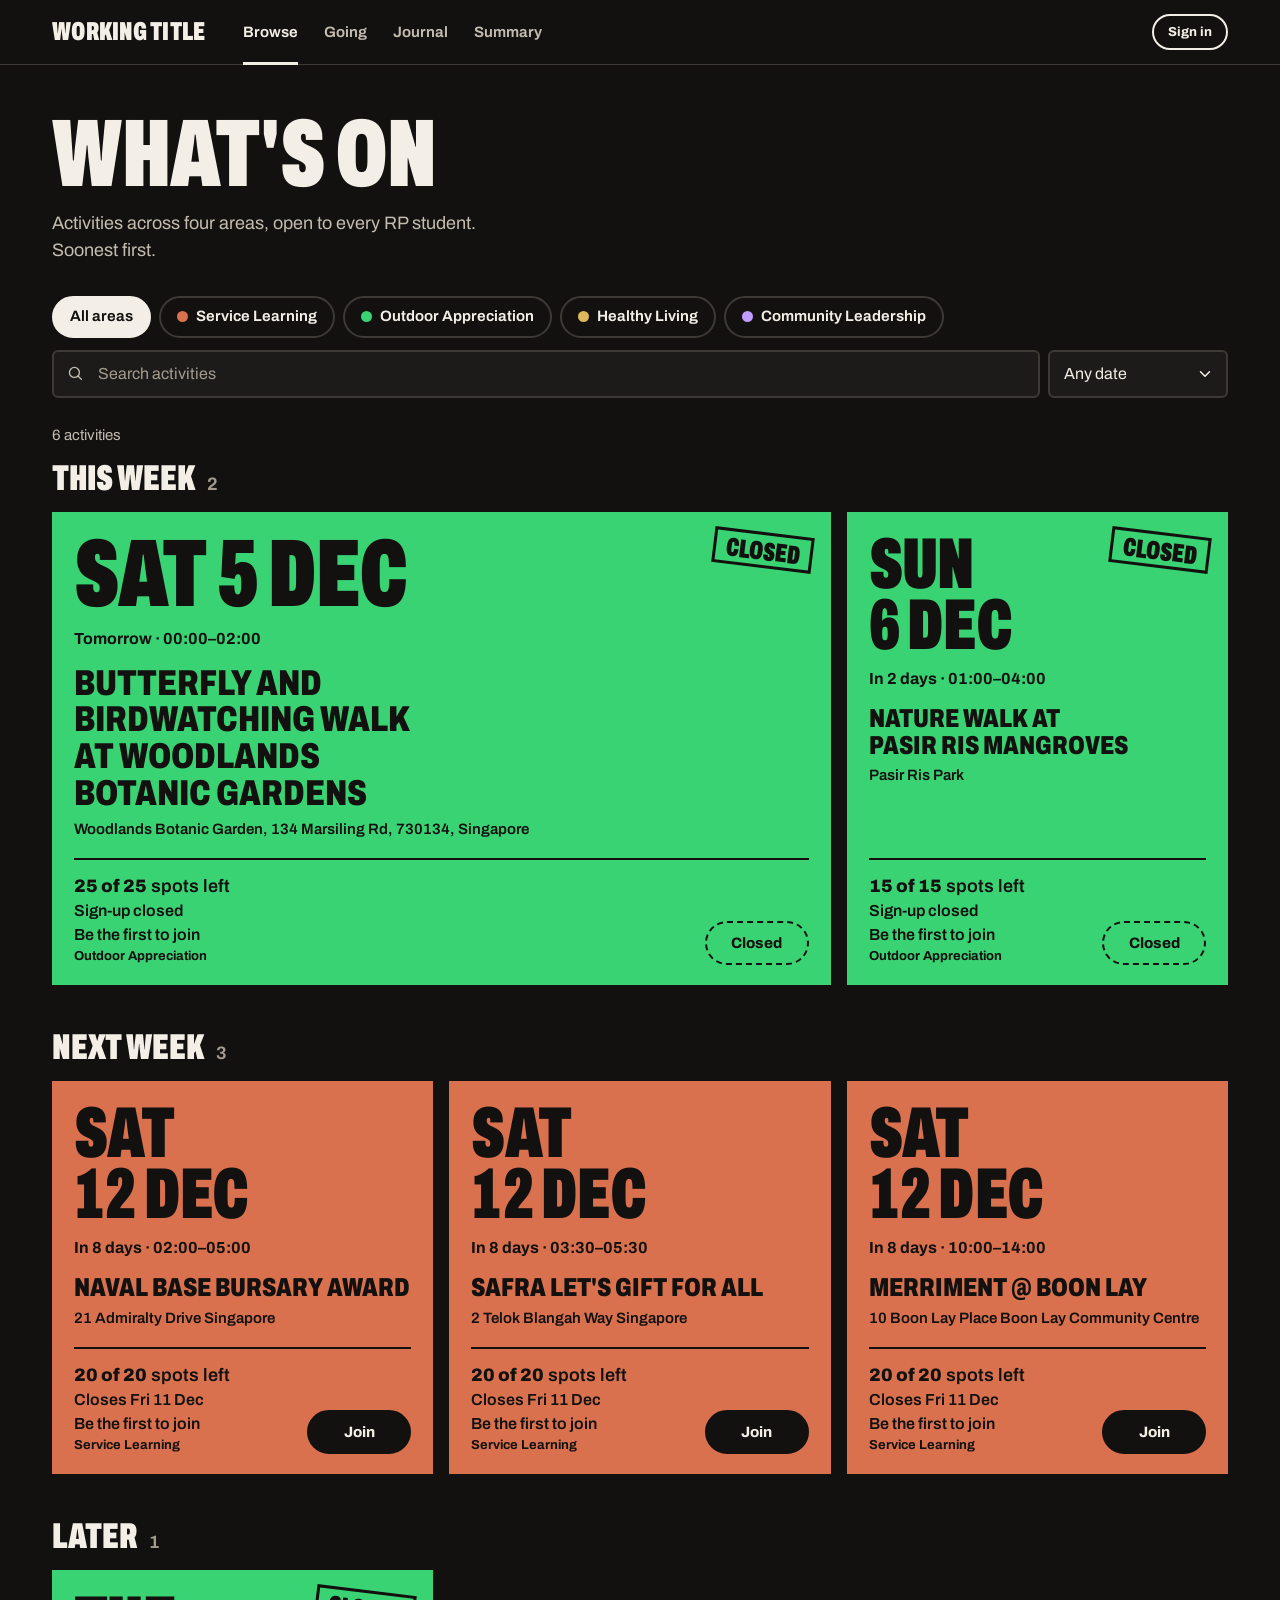
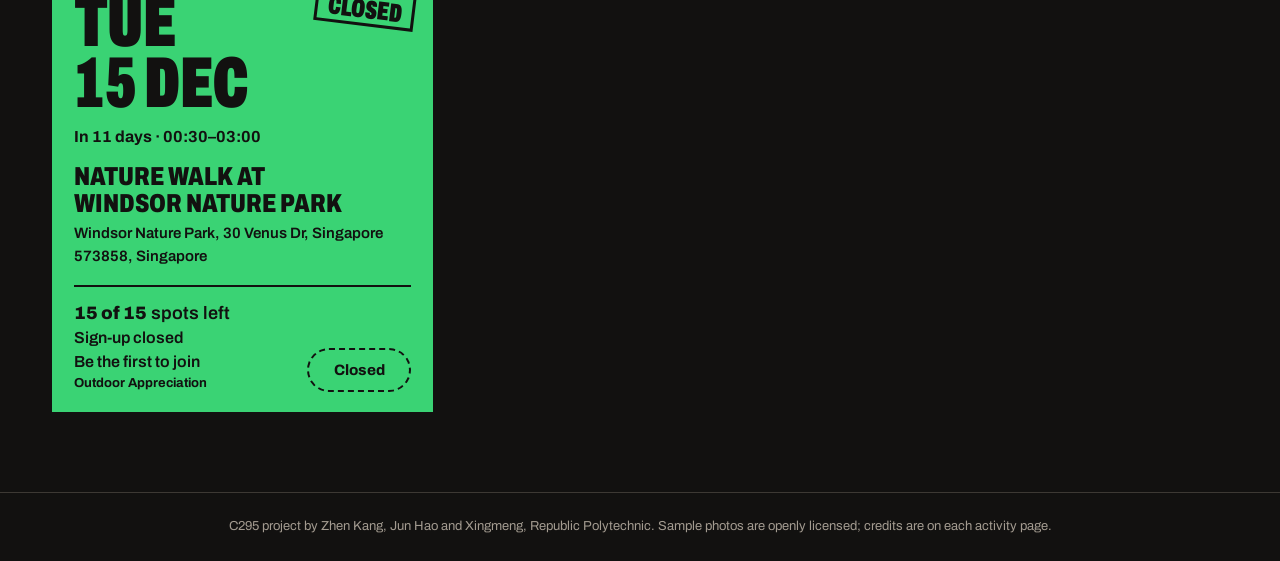
<file: index.html>
<!doctype html>
<html lang="en-SG">
<head>
  <meta charset="utf-8">
  <meta name="viewport" content="width=device-width, initial-scale=1">
  <meta name="theme-color" content="#121110">
  <title>What's on</title>
  <link rel="preload" href="assets/fonts/archivo-variable.woff2" as="font" type="font/woff2" crossorigin>
  <link rel="stylesheet" href="css/app.css">
  <script src="js/config.js" defer></script>
  <script src="js/sample-data.js" defer></script>
  <script src="js/api.js" defer></script>
  <script src="js/ui.js" defer></script>
  <script src="js/browse.js" defer></script>
</head>
<body>
  <a class="skip" href="#list">Skip to the activities</a>
  <header class="top" data-header></header>

  <main class="page">
    <div class="intro">
      <h1 class="display" data-title>What's on</h1>
      <p class="lede" data-lede>Activities across four areas, open to every RP student. Soonest first.</p>
    </div>

    <form class="filters" data-filters role="search" aria-label="Filter activities">
      <div class="tabs" role="tablist" aria-label="Area" data-tabs></div>
      <div class="filter-bar">
        <label class="field-search">
          <span class="visually-hidden">Search</span>
          <span class="field-icon" data-icon="search"></span>
          <input type="search" name="q" placeholder="Search activities" autocomplete="off">
        </label>
        <label class="field-select">
          <span class="visually-hidden">When</span>
          <select name="when">
            <option value="all">Any date</option>
            <option value="week">This week</option>
            <option value="month">Next 31 days</option>
          </select>
        </label>
      </div>
    </form>

    <section class="wall-wrap" id="list" aria-labelledby="list-h" data-wall>
      <h2 id="list-h" class="visually-hidden">Activities</h2>
      <p class="result-line" data-result-line aria-live="polite"></p>
      <div class="groups" data-groups></div>
      <p class="slow-note">Waking up the server. This can take up to a minute the first time.</p>
    </section>
  </main>

  <footer class="foot">
    <p>C295 project by Zhen Kang, Jun Hao and Xingmeng, Republic Polytechnic. Sample photos are openly licensed; credits are on each activity page.</p>
  </footer>
</body>
</html>
</file>
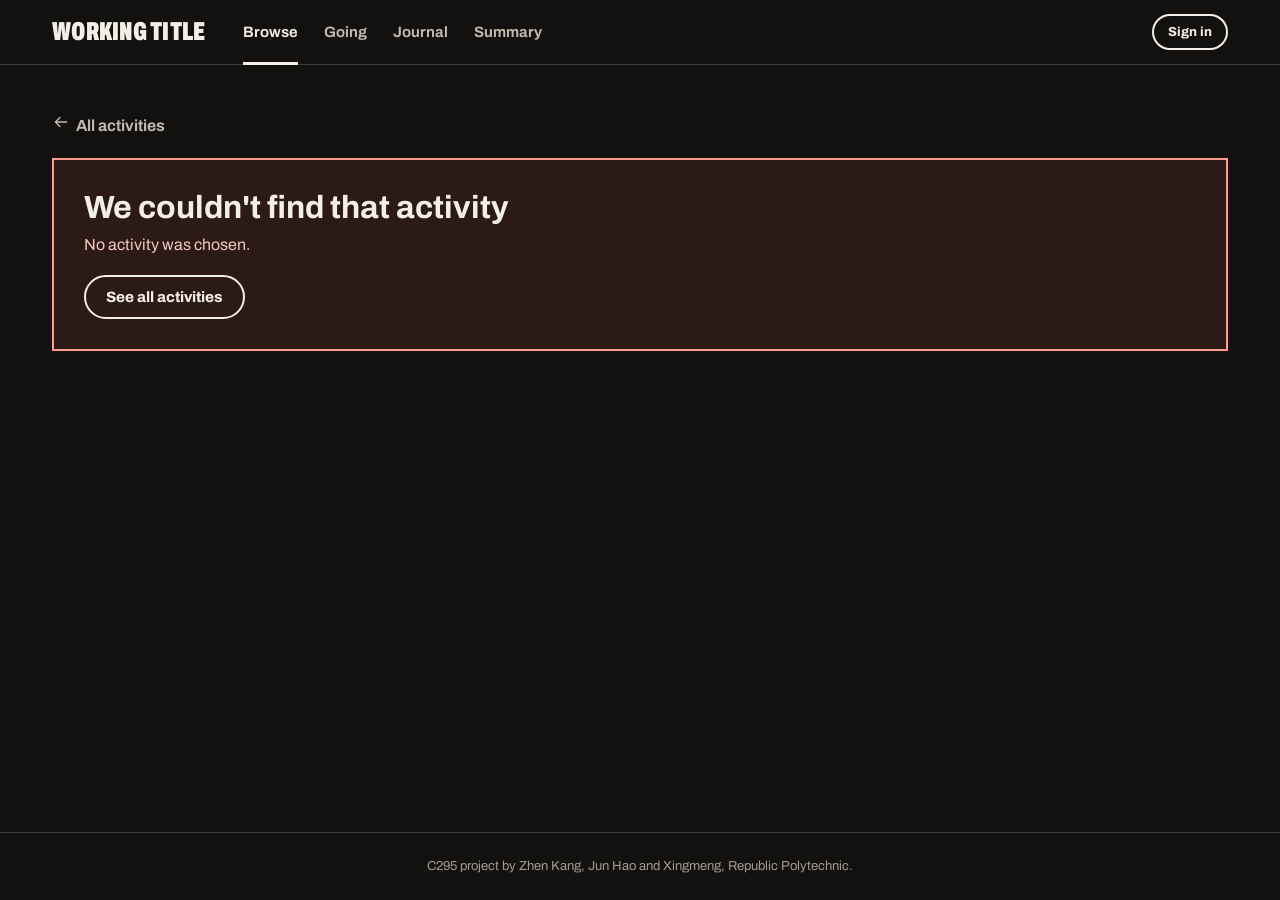
<file: activity.html>
<!doctype html>
<html lang="en-SG">
<head>
  <meta charset="utf-8">
  <meta name="viewport" content="width=device-width, initial-scale=1">
  <meta name="theme-color" content="#121110">
  <title>Activity</title>
  <link rel="preload" href="assets/fonts/archivo-variable.woff2" as="font" type="font/woff2" crossorigin>
  <link rel="stylesheet" href="css/app.css">
  <script src="js/config.js" defer></script>
  <script src="js/sample-data.js" defer></script>
  <script src="js/api.js" defer></script>
  <script src="js/ui.js" defer></script>
  <script src="js/activity.js" defer></script>
</head>
<body>
  <header class="top" data-header></header>

  <main class="page page-detail" data-detail>
    <a class="back" href="index.html" data-back><span data-icon="back"></span>All activities</a>
    <div data-content aria-live="polite"></div>
  </main>

  <footer class="foot">
    <p>C295 project by Zhen Kang, Jun Hao and Xingmeng, Republic Polytechnic.</p>
  </footer>
</body>
</html>
</file>
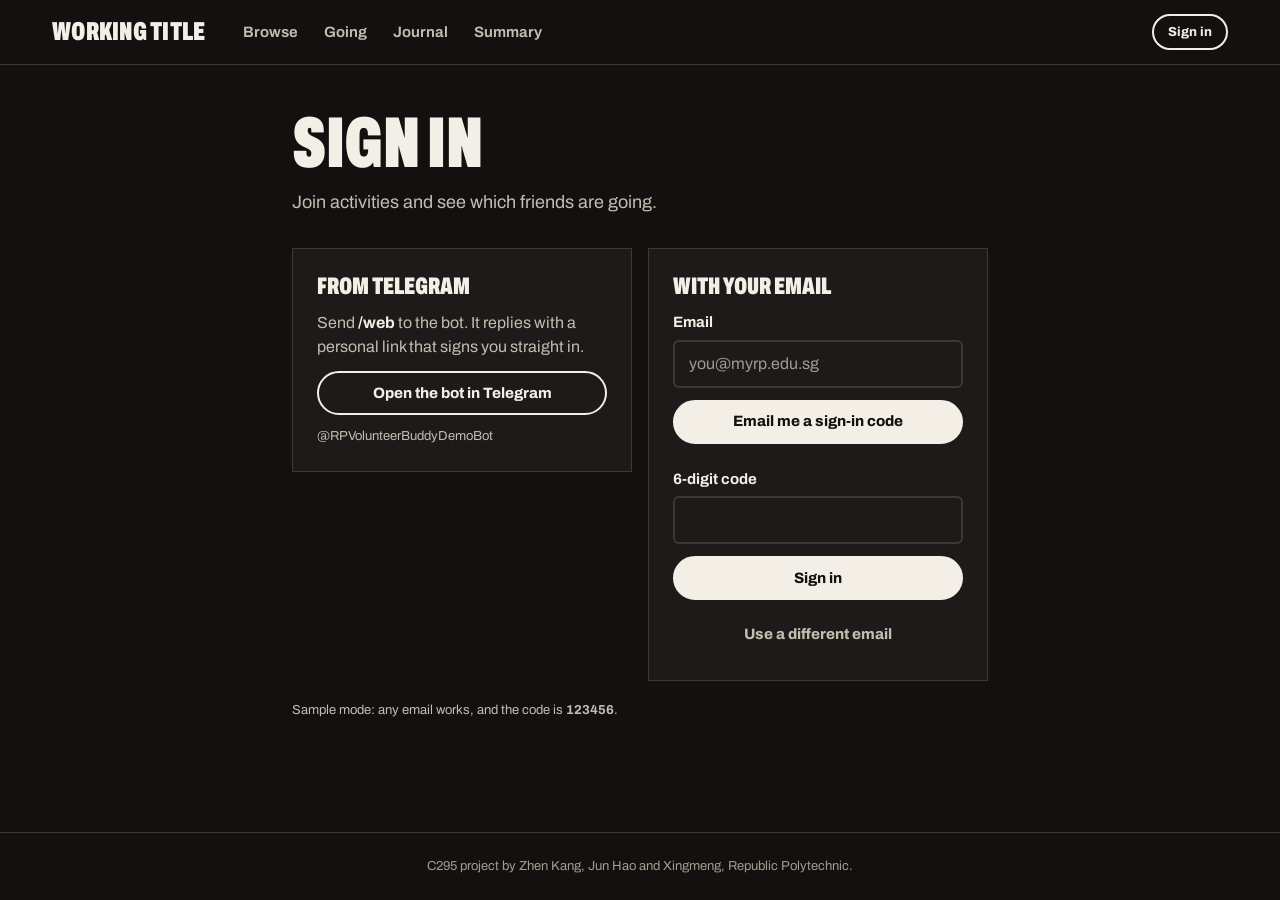
<file: entry.html>
<!doctype html>
<html lang="en-SG">
<head>
  <meta charset="utf-8">
  <meta name="viewport" content="width=device-width, initial-scale=1">
  <meta name="theme-color" content="#121110">
  <title>Journal entry</title>
  <link rel="preload" href="assets/fonts/archivo-variable.woff2" as="font" type="font/woff2" crossorigin>
  <link rel="stylesheet" href="css/app.css">
  <script src="js/config.js" defer></script>
  <script src="js/sample-data.js" defer></script>
  <script src="js/api.js" defer></script>
  <script src="js/ui.js" defer></script>
  <script src="js/entry.js" defer></script>
</head>
<body>
  <header class="top" data-header></header>

  <main class="page page-narrow" data-entry-page>
    <a class="back" href="journal.html" data-back><span data-icon="back"></span>Journal</a>
    <div data-entry aria-live="polite"></div>
  </main>

  <footer class="foot">
    <p>C295 project by Zhen Kang, Jun Hao and Xingmeng, Republic Polytechnic.</p>
  </footer>
</body>
</html>
</file>
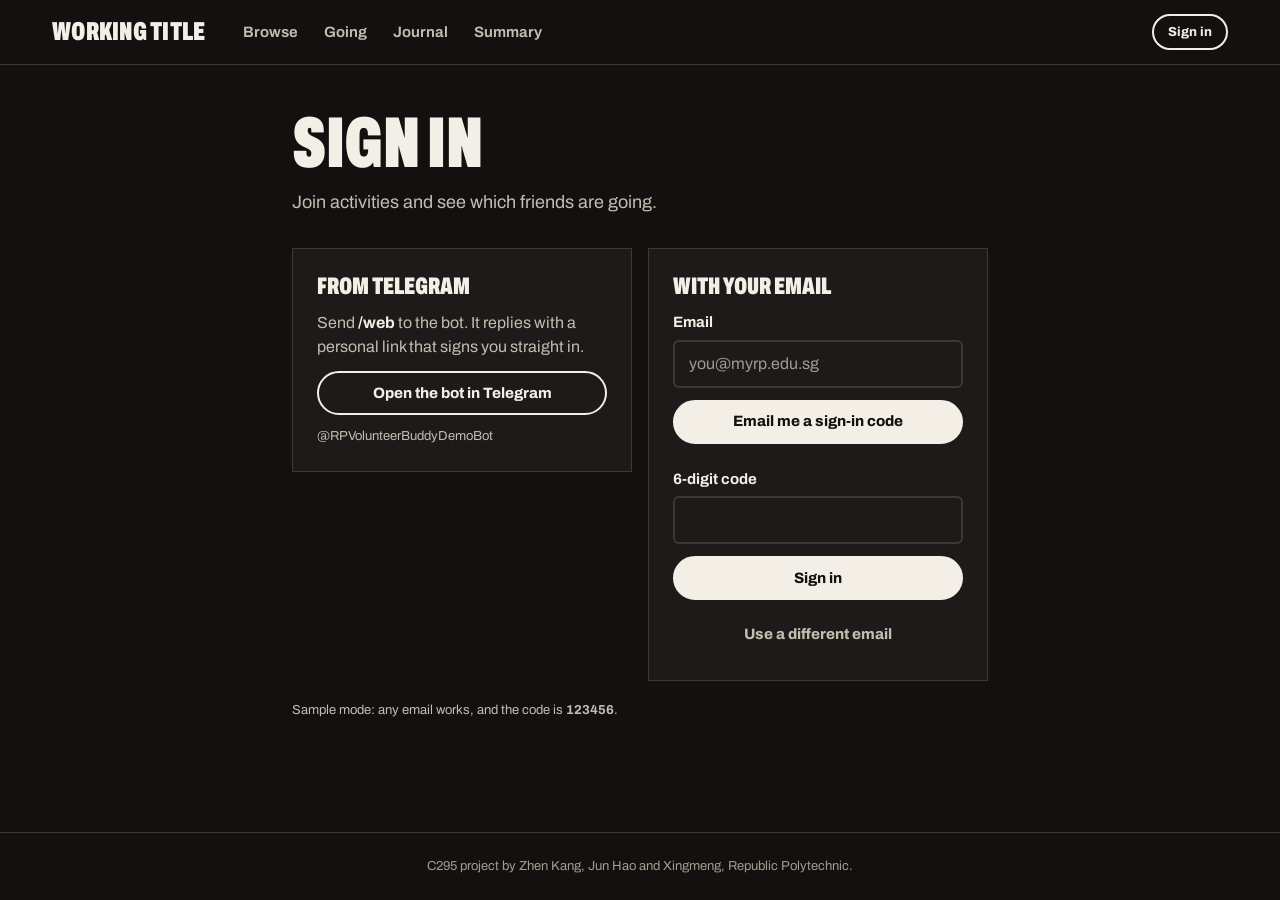
<file: journal.html>
<!doctype html>
<html lang="en-SG">
<head>
  <meta charset="utf-8">
  <meta name="viewport" content="width=device-width, initial-scale=1">
  <meta name="theme-color" content="#121110">
  <title>Journal</title>
  <link rel="preload" href="assets/fonts/archivo-variable.woff2" as="font" type="font/woff2" crossorigin>
  <link rel="stylesheet" href="css/app.css">
  <script src="js/config.js" defer></script>
  <script src="js/sample-data.js" defer></script>
  <script src="js/api.js" defer></script>
  <script src="js/ui.js" defer></script>
  <script src="js/journal.js" defer></script>
</head>
<body>
  <a class="skip" href="#calendar">Skip to the calendar</a>
  <header class="top" data-header></header>

  <main class="page" data-journal>
    <div class="intro">
      <h1 class="display">Journal</h1>
      <p class="lede" data-lede>What you did, what you learned, and the photos to prove it.</p>
    </div>

    <section class="tolog" aria-labelledby="tolog-h" data-tolog>
      <h2 class="group-h" id="tolog-h">To log<span class="group-n" data-tolog-n></span></h2>
      <div data-tolog-body></div>
    </section>

    <section class="cal-wrap" id="calendar" aria-labelledby="month-h">
      <div class="cal-head">
        <h2 class="group-h" id="month-h" data-month aria-live="polite"></h2>
        <div class="cal-nav">
          <button type="button" class="btn btn-sm btn-icon" data-prev aria-label="Previous month"></button>
          <button type="button" class="btn btn-sm btn-icon" data-next aria-label="Next month"></button>
        </div>
        <a class="btn btn-sm cal-other" href="entry.html?new=1">Log something else</a>
      </div>
      <div class="cal-layout">
        <div class="cal" data-cal></div>
        <section class="day-panel" aria-live="polite" data-day></section>
      </div>
    </section>
    <p class="slow-note">Waking up the server. This can take up to a minute the first time.</p>
  </main>

  <footer class="foot">
    <p>C295 project by Zhen Kang, Jun Hao and Xingmeng, Republic Polytechnic.</p>
  </footer>
</body>
</html>
</file>
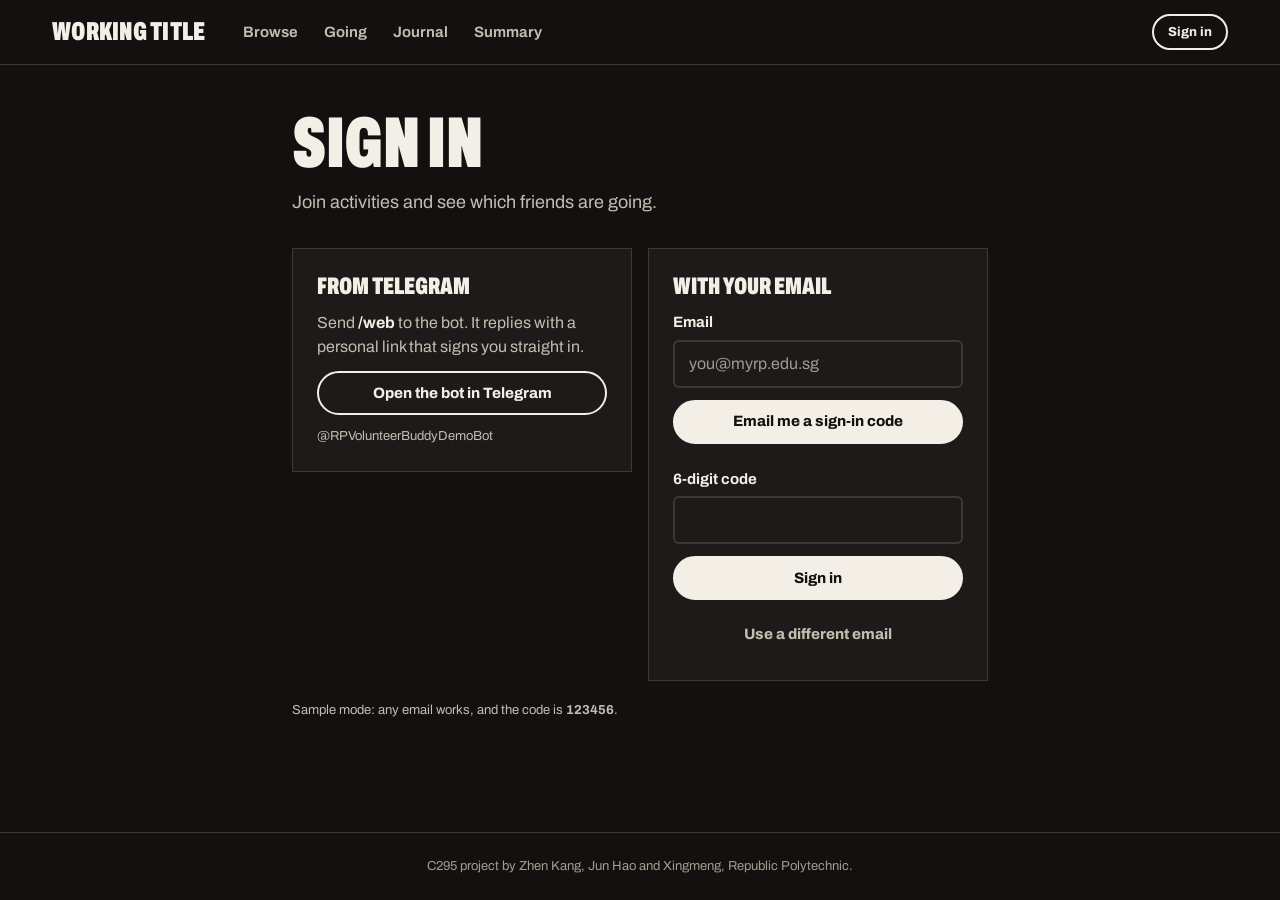
<file: profile.html>
<!doctype html>
<html lang="en-SG">
<head>
  <meta charset="utf-8">
  <meta name="viewport" content="width=device-width, initial-scale=1">
  <meta name="theme-color" content="#121110">
  <title>Profile</title>
  <link rel="preload" href="assets/fonts/archivo-variable.woff2" as="font" type="font/woff2" crossorigin>
  <link rel="stylesheet" href="css/app.css">
  <script src="js/config.js" defer></script>
  <script src="js/sample-data.js" defer></script>
  <script src="js/api.js" defer></script>
  <script src="js/ui.js" defer></script>
  <script src="js/profile.js" defer></script>
</head>
<body>
  <a class="skip" href="#settings">Skip to your settings</a>
  <header class="top" data-header></header>

  <main class="page page-profile" data-profile>
    <div class="profile-top">
      <h1 class="display profile-name" data-name>Profile</h1>
      <div class="profile-sub">
        <p class="profile-mail" data-mail></p>
        <button type="button" class="btn btn-sm profile-signout" data-signout-page>Sign out</button>
      </div>
    </div>

    <section id="settings" aria-label="Settings">
      <div class="stubs" data-stubs></div>
      <section class="stub-panel" id="stub-panel" aria-live="polite" data-panel></section>
    </section>
    <p class="slow-note">Waking up the server. This can take up to a minute the first time.</p>
  </main>

  <footer class="foot">
    <p>C295 project by Zhen Kang, Jun Hao and Xingmeng, Republic Polytechnic.</p>
  </footer>
</body>
</html>
</file>
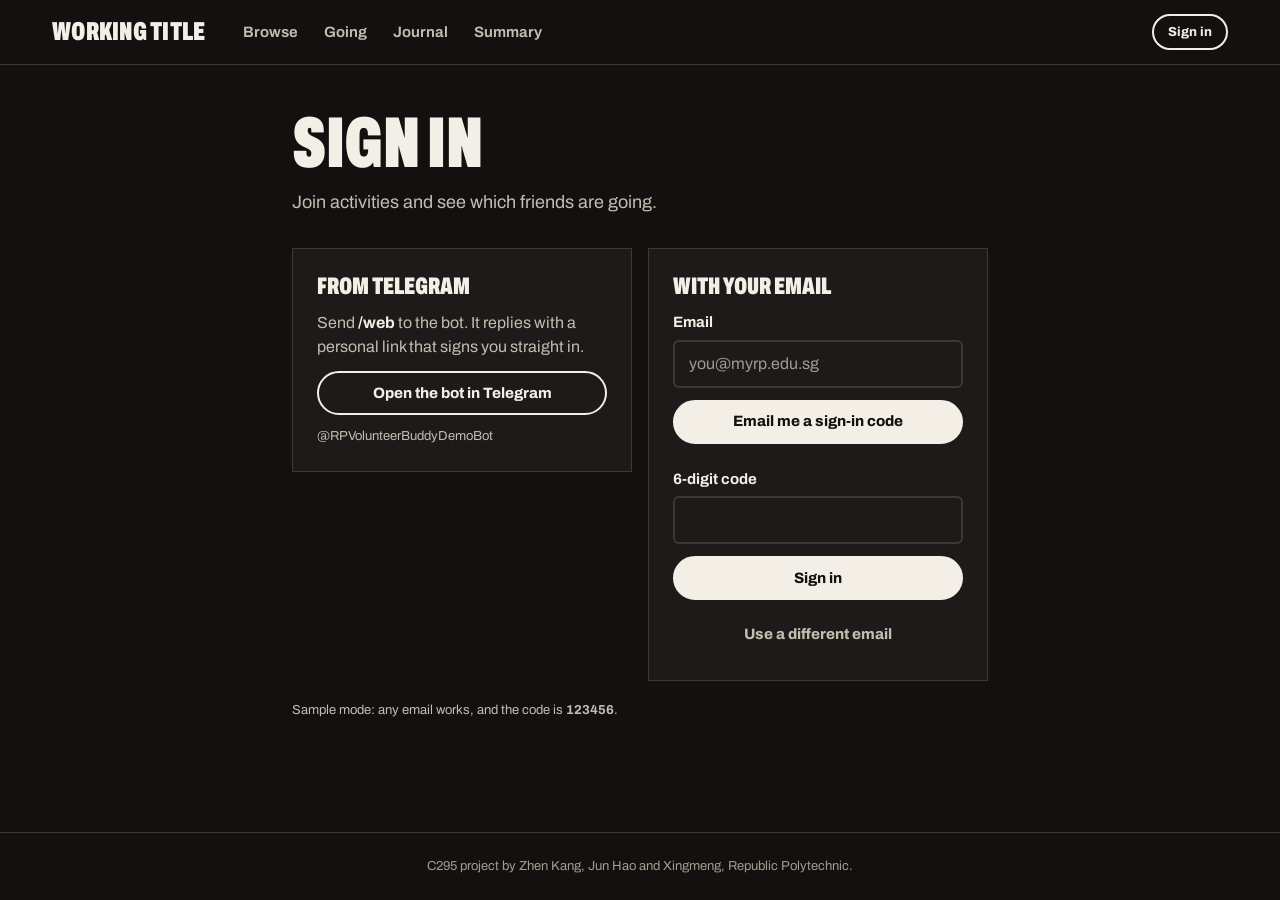
<file: signin.html>
<!doctype html>
<html lang="en-SG">
<head>
  <meta charset="utf-8">
  <meta name="viewport" content="width=device-width, initial-scale=1">
  <meta name="theme-color" content="#121110">
  <title>Sign in</title>
  <link rel="preload" href="assets/fonts/archivo-variable.woff2" as="font" type="font/woff2" crossorigin>
  <link rel="stylesheet" href="css/app.css">
  <script src="js/config.js" defer></script>
  <script src="js/sample-data.js" defer></script>
  <script src="js/api.js" defer></script>
  <script src="js/ui.js" defer></script>
  <script src="js/signin.js" defer></script>
</head>
<body>
  <header class="top" data-header></header>

  <main class="page page-narrow">
    <h1 class="display">Sign in</h1>
    <p class="lede">Join activities and see which friends are going.</p>

    <div class="signin">
      <section class="signin-option" aria-labelledby="bot-h">
        <h2 id="bot-h">From Telegram</h2>
        <p>Send <strong>/web</strong> to the bot. It replies with a personal link that signs you straight in.</p>
        <a class="btn btn-block" href="#" data-bot-link target="_blank" rel="noopener">Open the bot in Telegram</a>
        <p class="small muted" data-bot-handle></p>
      </section>

      <section class="signin-option" aria-labelledby="email-h">
        <h2 id="email-h">With your email</h2>
        <form class="stack" data-email-form novalidate>
          <div class="field">
            <label for="email">Email</label>
            <input id="email" name="email" type="email" autocomplete="email" inputmode="email" required placeholder="you@myrp.edu.sg">
          </div>
          <p class="field-error" data-email-error role="alert"></p>
          <button class="btn btn-primary btn-block" type="submit">Email me a sign-in code</button>
        </form>

        <form class="stack" data-code-form hidden novalidate>
          <p data-code-sent></p>
          <div class="field">
            <label for="code">6-digit code</label>
            <input id="code" name="code" inputmode="numeric" autocomplete="one-time-code" maxlength="6" pattern="[0-9]{6}" required>
          </div>
          <p class="field-error" data-code-error role="alert"></p>
          <button class="btn btn-primary btn-block" type="submit">Sign in</button>
          <button class="btn btn-quiet btn-block" type="button" data-change-email>Use a different email</button>
        </form>
      </section>
    </div>
    <p class="hint" data-sample-hint hidden>Sample mode: any email works, and the code is <strong>123456</strong>.</p>
  </main>

  <footer class="foot">
    <p>C295 project by Zhen Kang, Jun Hao and Xingmeng, Republic Polytechnic.</p>
  </footer>
</body>
</html>
</file>
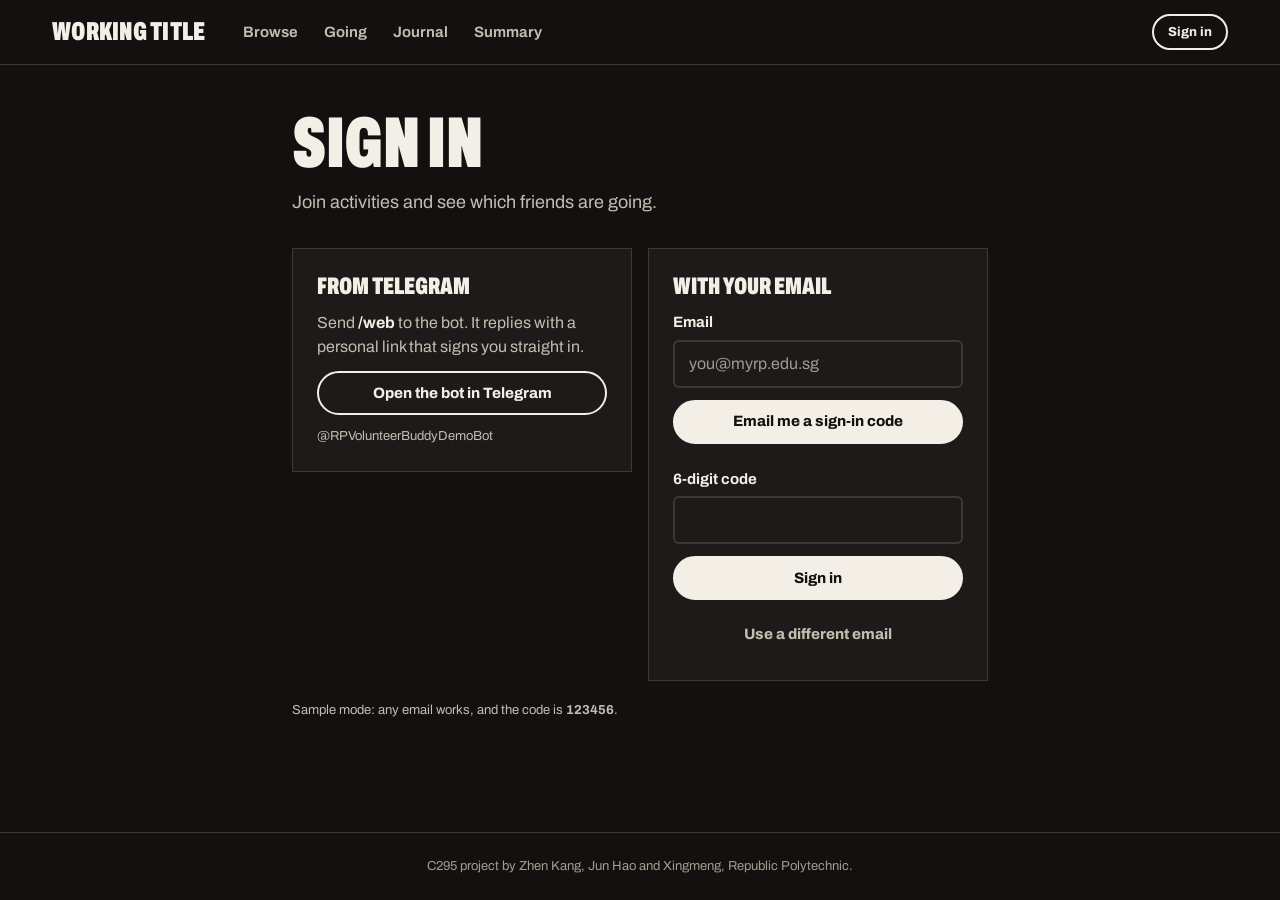
<file: summary.html>
<!doctype html>
<html lang="en-SG">
<head>
  <meta charset="utf-8">
  <meta name="viewport" content="width=device-width, initial-scale=1">
  <meta name="theme-color" content="#121110">
  <title>Summary</title>
  <link rel="preload" href="assets/fonts/archivo-variable.woff2" as="font" type="font/woff2" crossorigin>
  <link rel="stylesheet" href="css/app.css">
  <script src="js/config.js" defer></script>
  <script src="js/sample-data.js" defer></script>
  <script src="js/api.js" defer></script>
  <script src="js/ui.js" defer></script>
  <script src="js/summary.js" defer></script>
</head>
<body>
  <a class="skip" href="#lineup">Skip to your areas</a>
  <header class="top" data-header></header>

  <main class="page page-summary" data-summary>
    <div class="intro">
      <h1 class="display">Summary</h1>
      <p class="lede" data-lede>How your time splits across the four areas.</p>
    </div>

    <div class="range" role="group" aria-label="Time range" data-range></div>

    <section class="lineup-wrap" id="lineup" aria-labelledby="lineup-h">
      <h2 class="visually-hidden" id="lineup-h">Hours per area</h2>
      <div data-lineup></div>
    </section>

    <section class="months" aria-labelledby="months-h" data-months-wrap>
      <h2 class="group-h" id="months-h" data-months-h>By month</h2>
      <div data-months></div>
      <section class="pick" id="pick" aria-live="polite" aria-label="Details" data-pick></section>
    </section>
    <p class="slow-note">Waking up the server. This can take up to a minute the first time.</p>
  </main>

  <footer class="foot">
    <p>C295 project by Zhen Kang, Jun Hao and Xingmeng, Republic Polytechnic.</p>
  </footer>
</body>
</html>
</file>
<file: css/app.css>
/* Front end: gig poster wall.
   Near-black wall, warm paper ink. Each area is one flat spot ink, printed on in near-black.
   Archivo at its narrowest and heaviest for dates and titles; normal width for facts. */

@font-face {
  font-family: "Archivo";
  src: url("../assets/fonts/archivo-variable.woff2") format("woff2-variations"),
       url("../assets/fonts/archivo-variable.woff2") format("woff2");
  font-weight: 100 900;
  font-stretch: 62% 125%;
  font-style: normal;
  font-display: swap;
}

:root {
  /* The wall */
  --ground: #121110;
  --ground-2: #1d1b19;
  --ground-3: #2b2825;
  --rule: #3d3934;
  --paper: #f3eee6;
  --paper-2: #c4bcb0;
  --paper-3: #a39b90;

  /* Spot inks, one per area, and the ink printed on them */
  --sl: #d9714f;   /* Service Learning */
  --oa: #3ad374;   /* Outdoor Appreciation */
  --hl: #dcb85a;   /* Healthy Living */
  --cl: #c09bff;   /* Community Leadership */
  --on-ink: #121110;

  /* States on the wall */
  --soon: #ffb85c;
  --going: #7be3a3;
  --error: #ff9b8a;
  --error-ground: #2c1a17;
  --focus: #f3eee6;

  --radius-pill: 999px;
  --radius-field: 6px;
  --ease-out: cubic-bezier(0.16, 1, 0.3, 1);

  --font: "Archivo", system-ui, -apple-system, "Segoe UI", sans-serif;
  --poster: 62%;   /* narrowest width for poster type */
  --title: 76%;

  --t-xs: 0.75rem;
  --t-sm: 0.8125rem;
  --t-md: 0.9375rem;
  --t-base: 1rem;
  --t-lg: 1.125rem;
  --t-xl: 1.5rem;
  --t-2xl: 2.25rem;

  color-scheme: dark;
  accent-color: var(--paper);
  scrollbar-color: var(--rule) var(--ground);
}

*, *::before, *::after { box-sizing: border-box; }
html { -webkit-text-size-adjust: 100%; overflow-x: clip; }

body {
  margin: 0;
  min-height: 100vh;
  display: flex;
  flex-direction: column;
  overflow-x: clip;
  background: var(--ground);
  color: var(--paper);
  font-family: var(--font);
  font-size: var(--t-base);
  line-height: 1.5;
  font-variant-numeric: tabular-nums;
  caret-color: var(--paper);
  -webkit-font-smoothing: antialiased;
}

::selection { background: var(--hl); color: var(--on-ink); }

h1, h2, h3, h4 { margin: 0; line-height: 1.1; text-wrap: balance; overflow-wrap: break-word; min-width: 0; }
h2 { font-size: var(--t-xl); font-weight: 750; }
h3 { font-size: var(--t-lg); font-weight: 750; }
p { margin: 0; }
a { color: inherit; text-decoration-thickness: 1px; text-underline-offset: 0.2em; }

:focus-visible { outline: 3px solid var(--focus); outline-offset: 3px; border-radius: 2px; transition: none; }

.icon { flex: none; width: 1.15em; height: 1.15em; }

.visually-hidden {
  position: absolute !important; width: 1px; height: 1px; margin: -1px; padding: 0;
  overflow: hidden; clip: rect(0 0 0 0); white-space: nowrap; border: 0;
}

.skip {
  position: absolute; left: 12px; top: -60px; z-index: 20;
  padding: 10px 14px; border-radius: var(--radius-field);
  background: var(--paper); color: var(--on-ink); font-weight: 700; text-decoration: none;
}
.skip:focus-visible { top: 12px; }

.muted { color: var(--paper-2); }
.small { font-size: var(--t-sm); }
.prose { max-width: 62ch; line-height: 1.65; color: var(--paper); }

/* Poster type */
.display {
  font-weight: 900; font-stretch: var(--poster); text-transform: uppercase;
  font-size: 6rem; line-height: 0.86; letter-spacing: -0.005em;
}
.lede { color: var(--paper-2); font-size: var(--t-lg); max-width: 52ch; margin-top: 14px; text-wrap: pretty; }

.badge-sample {
  display: inline-block; margin-left: 8px; padding: 2px 9px;
  border-radius: var(--radius-pill); background: #3a2f1c; color: #ffd796;
  font-size: var(--t-xs); font-weight: 700; vertical-align: 0.12em;
}

/* Area inks */
.ink-SL { --ink: var(--sl); }
.ink-OA { --ink: var(--oa); }
.ink-HL { --ink: var(--hl); }
.ink-CL { --ink: var(--cl); }
.ink-dot { width: 11px; height: 11px; border-radius: 50%; background: var(--ink); flex: none; }

/* Kept for pages that still use the two-letter code */
.code {
  display: inline-grid; place-items: center; min-width: 2.6em; height: 1.65em; padding: 0 0.5em;
  border-radius: var(--radius-pill); font-size: var(--t-sm); font-weight: 800; line-height: 1;
  background: var(--ink); color: var(--on-ink);
}
.code-SL { --ink: var(--sl); }
.code-OA { --ink: var(--oa); }
.code-HL { --ink: var(--hl); }
.code-CL { --ink: var(--cl); }

/* ---------------------------------------------------------------- header */

.top { border-bottom: 1px solid var(--rule); }
.top-inner {
  max-width: 1240px; margin: 0 auto; padding: 0 32px;
  min-height: 64px; display: flex; align-items: center; gap: 28px;
}
.brand { text-decoration: none; }
.brand-name {
  font-weight: 900; font-stretch: var(--poster); text-transform: uppercase;
  font-size: 1.625rem; letter-spacing: 0.01em; line-height: 1; white-space: nowrap;
}
.nav { display: flex; align-self: stretch; gap: 6px; }
.nav a {
  position: relative; display: flex; align-items: center; gap: 8px; padding: 0 10px;
  color: var(--paper-2); font-weight: 650; font-size: var(--t-md); text-decoration: none;
}
.nav a:hover { color: var(--paper); }
.nav a[aria-current="page"] { color: var(--paper); }
.nav a[aria-current="page"]::after {
  content: ""; position: absolute; left: 10px; right: 10px; bottom: -1px; height: 3px; background: var(--paper);
}
.nav-count {
  min-width: 20px; height: 20px; padding: 0 6px; border-radius: var(--radius-pill);
  display: inline-grid; place-items: center;
  background: var(--paper); color: var(--on-ink); font-size: var(--t-xs); font-weight: 800;
}
.who { margin-left: auto; display: flex; align-items: center; gap: 10px; }
.who-name { display: inline-flex; align-items: center; gap: 6px; min-height: 40px; font-weight: 650; font-size: var(--t-md); color: var(--paper); text-decoration: none; text-underline-offset: 4px; }
.who-name:hover, .who-name[aria-current="page"] { text-decoration: underline; text-decoration-thickness: 2px; }
.who-name .icon { color: var(--paper-2); }
.who .who-icon { display: none; }
.who .who-icon[aria-current="page"] { background: var(--paper); color: var(--on-ink); }

/* ---------------------------------------------------------------- buttons */

.btn {
  display: inline-flex; align-items: center; justify-content: center; gap: 8px;
  min-height: 44px; padding: 0 20px;
  font: inherit; font-weight: 750; font-size: var(--t-md); line-height: 1;
  color: var(--paper); background: transparent;
  border: 2px solid var(--paper); border-radius: var(--radius-pill);
  text-decoration: none; cursor: pointer; white-space: nowrap;
  transition: background-color 150ms ease, color 150ms ease, border-color 150ms ease, transform 100ms ease;
}
.btn:hover { background: var(--ground-3); }
.btn:active { transform: translateY(1px); }
.btn:disabled { cursor: not-allowed; opacity: 0.35; transform: none; }
.btn:disabled:hover { background: transparent; }
.btn-solid { background: var(--paper); color: var(--on-ink); }
.btn-solid:hover { background: #ffffff; }
.btn-quiet { border-color: transparent; color: var(--paper-2); }
.btn-quiet:hover { color: var(--paper); background: var(--ground-2); }
.btn-sm { min-height: 36px; padding: 0 14px; font-size: var(--t-sm); }
.btn-lg { min-height: 54px; font-size: var(--t-lg); }
.btn-block { width: 100%; }
.btn .icon { width: 18px; height: 18px; }
.btn[aria-busy="true"] { cursor: progress; }

/* Buttons printed on a poster */
.btn-on-ink { background: var(--on-ink); border-color: var(--on-ink); color: var(--paper); min-width: 104px; }
.btn-on-ink:hover { background: #000000; }
.btn-on-ink:disabled { background: transparent; color: var(--on-ink); opacity: 1; border-style: dashed; }
.btn-on-ink-quiet { border-color: var(--on-ink); color: var(--on-ink); background: transparent; }
.btn-on-ink-quiet:hover { background: rgb(18 17 16 / 0.1); }

/* ---------------------------------------------------------------- page */

.page { flex: 1; width: 100%; max-width: 1240px; margin: 0 auto; padding: 48px 32px 80px; }
.page-narrow { max-width: 760px; }
.intro { margin-bottom: 32px; }

.foot { padding: 24px; color: var(--paper-3); font-size: var(--t-sm); text-align: center; border-top: 1px solid var(--rule); }

/* ---------------------------------------------------------------- filters */

.filters { display: grid; gap: 12px; margin-bottom: 8px; }
.tabs { display: flex; flex-wrap: wrap; gap: 8px; }
.tab {
  display: inline-flex; align-items: center; gap: 8px;
  min-height: 42px; padding: 0 16px;
  font: inherit; font-weight: 650; font-size: var(--t-md); color: var(--paper);
  background: transparent; border: 2px solid var(--rule); border-radius: var(--radius-pill); cursor: pointer;
  transition: background-color 150ms ease, border-color 150ms ease, color 150ms ease;
}
.tab .ink-SL, .tab .ink-OA, .tab .ink-HL, .tab .ink-CL { background: var(--ink); }
.tab:hover { border-color: var(--paper-2); }
.tab[aria-selected="true"] { background: var(--paper); border-color: var(--paper); color: var(--on-ink); }

.filter-bar { display: flex; flex-wrap: wrap; gap: 8px; }
.field-search, .field-select { position: relative; display: flex; align-items: center; }
.field-search { flex: 1 1 300px; }
.field-icon { position: absolute; left: 14px; display: flex; color: var(--paper-2); pointer-events: none; }

input[type="search"], input[type="email"], input[type="text"], input[type="date"], input[type="time"], input:not([type]), select, textarea {
  width: 100%; min-height: 46px; padding: 10px 14px;
  font: inherit; font-size: var(--t-base); color: var(--paper);
  background: var(--ground-2); border: 2px solid var(--rule); border-radius: var(--radius-field);
  transition: border-color 150ms ease;
}
input::placeholder { color: var(--paper-3); }
input:hover, select:hover { border-color: var(--paper-3); }
input:focus, select:focus { outline: none; border-color: var(--paper); }
input[aria-invalid="true"], textarea[aria-invalid="true"], select[aria-invalid="true"] { border-color: var(--error); }
.photo-add.is-invalid { border-color: var(--error); }
.field-search input { padding-left: 44px; }
select {
  appearance: none; padding-right: 42px; cursor: pointer; min-width: 180px;
  background-image: url("data:image/svg+xml,%3Csvg xmlns='http://www.w3.org/2000/svg' viewBox='0 0 24 24' fill='none' stroke='%23f3eee6' stroke-width='2' stroke-linecap='round' stroke-linejoin='round'%3E%3Cpath d='m6 9 6 6 6-6'/%3E%3C/svg%3E");
  background-repeat: no-repeat; background-position: right 12px center; background-size: 18px;
}

.result-line { margin: 26px 0 0; color: var(--paper-2); font-size: var(--t-md); min-height: 1.5em; }

/* ---------------------------------------------------------------- the wall */

.groups { display: grid; gap: 44px; margin-top: 14px; }
.group-h {
  display: flex; align-items: baseline; gap: 12px; margin-bottom: 16px;
  font-weight: 900; font-stretch: var(--poster); text-transform: uppercase; font-size: var(--t-2xl); line-height: 1;
}
.group-n { font-size: var(--t-lg); font-weight: 650; font-stretch: 100%; color: var(--paper-3); }

.wall { list-style: none; margin: 0; padding: 0; display: grid; grid-template-columns: repeat(3, minmax(0, 1fr)); gap: 16px; }

.poster {
  position: relative; display: flex; flex-direction: column;
  padding: 22px 22px 20px; background: var(--ink); color: var(--on-ink);
  transition: outline-color 150ms ease;
  outline: 3px solid transparent; outline-offset: 4px;
}
.poster-lead { grid-column: span 2; }
.poster:hover, .poster:has(.poster-title a:focus-visible) { outline-color: var(--paper); }

/* Photo band: greyscale printed in the poster's own ink (duotone), flush to the poster's top edge.
   Text never sits on the photo. */
.poster-photo, .duotone { position: relative; isolation: isolate; overflow: hidden; background: var(--ink); }
.poster-photo { margin: -22px -22px 18px; aspect-ratio: 16 / 7; }
.poster-photo img, .duotone img {
  display: block; width: 100%; height: 100%; object-fit: cover;
  filter: grayscale(1) contrast(1.15) brightness(1.05);
  mix-blend-mode: multiply;
}
.poster-lead .poster-photo { aspect-ratio: 16 / 5; }

.poster-date {
  font-weight: 900; font-stretch: var(--poster); text-transform: uppercase;
  font-size: 4.5rem; line-height: 0.84; letter-spacing: -0.01em;
}
.poster-date span { display: block; }
.poster-lead .poster-date { font-size: 6rem; }
.poster-lead .poster-date span { display: inline; }

.poster-when { margin-top: 12px; font-weight: 700; font-size: var(--t-base); }
.poster-title {
  margin-top: 14px;
  font-weight: 850; font-stretch: var(--title); text-transform: uppercase;
  font-size: 1.625rem; line-height: 1.02;
}
.poster-lead .poster-title { font-size: 2.25rem; max-width: 20ch; }
.poster-title a { text-decoration: none; }
/* The whole poster opens the activity; Join stays clickable on top. */
.poster-title a::after { content: ""; position: absolute; inset: 0; z-index: 1; }
.poster-where { margin-top: 6px; font-weight: 600; font-size: var(--t-md); }

.poster-foot {
  position: relative; z-index: 2;
  display: flex; align-items: flex-end; justify-content: space-between; gap: 12px;
  margin-top: auto; padding-top: 14px;
  border-top: 2px solid var(--on-ink);
}
.poster > .poster-where { margin-bottom: 18px; }
.poster-facts { list-style: none; margin: 0; padding: 0; display: grid; gap: 2px; font-size: var(--t-base); font-weight: 600; line-height: 1.35; min-width: 0; }
.poster-facts b { font-weight: 850; }
.fact-spots { font-size: var(--t-lg); }
.fact-soon { justify-self: start; padding: 0 6px; font-weight: 800; background: var(--on-ink); color: var(--ink); }
.fact-area { font-size: var(--t-sm); font-weight: 700; }
.poster-act { display: flex; flex-direction: column; align-items: flex-end; gap: 6px; flex: none; }
.going-tag { display: inline-flex; align-items: center; gap: 6px; font-weight: 850; font-size: var(--t-base); }
.going-tag .icon { width: 18px; height: 18px; stroke-width: 2.5; }

.stamp {
  position: absolute; top: 20px; right: 18px; z-index: 2;
  padding: 3px 10px 1px; border: 3px solid var(--on-ink); background: var(--ink);
  font-weight: 900; font-stretch: var(--poster); text-transform: uppercase; font-size: 1.625rem; line-height: 1;
  transform: rotate(7deg); pointer-events: none;
}

.paste .poster { animation: paste 180ms var(--ease-out) both; animation-delay: calc(min(var(--i), 8) * 25ms); }
@keyframes paste { from { opacity: 0.2; transform: translateY(6px); } to { opacity: 1; transform: none; } }
/* Joining: the GOING stamp is pressed onto the poster, once. */
.stamp.stamp-in { animation: stamp-in 300ms linear both; }
@keyframes stamp-in {
  0% { opacity: 0; transform: rotate(7deg) scale(1.7); animation-timing-function: cubic-bezier(0.5, 0, 0.9, 0.5); }
  50% { opacity: 1; transform: rotate(7deg) scale(0.95); animation-timing-function: cubic-bezier(0.16, 1, 0.3, 1); }
  100% { opacity: 1; transform: rotate(7deg) scale(1); }
}

/* Loading */
.poster-skeleton { background: var(--ground-2); min-height: 260px; gap: 14px; }
.poster-skeleton > span { display: block; height: 18px; border-radius: 3px; background: var(--ground-3); animation: pulse 1.4s ease-in-out infinite; }
.poster-skeleton > span:nth-child(1) { width: 55%; height: 64px; }
.poster-skeleton > span:nth-child(2) { width: 80%; }
.poster-skeleton > span:nth-child(3) { width: 40%; }
@keyframes pulse { 50% { opacity: 0.45; } }

.slow-note { display: none; margin-top: 16px; color: var(--soon); font-weight: 650; }
.is-slow .slow-note { display: block; }

/* ---------------------------------------------------------------- empty, error */

.empty {
  padding: 30px; border: 2px dashed var(--rule);
  display: grid; gap: 8px; justify-items: start;
}
.empty h3 { font-size: var(--t-xl); }
.empty p { color: var(--paper-2); max-width: 60ch; text-wrap: pretty; }
.empty-actions { display: flex; flex-wrap: wrap; gap: 8px; margin-top: 10px; }
.empty-error { border-style: solid; border-color: var(--error); background: var(--error-ground); }
.empty-error p { color: #f1c8c0; }

/* ---------------------------------------------------------------- toast */

.toast {
  position: fixed; left: 50%; top: 76px; z-index: 30;
  display: flex; align-items: center; gap: 14px; width: max-content; max-width: calc(100% - 32px);
  padding: 12px 14px 12px 20px; border-radius: var(--radius-pill);
  background: var(--paper); color: var(--on-ink); font-weight: 700; font-size: var(--t-md);
  border: 2px solid var(--on-ink);
  transform: translate(-50%, -12px); opacity: 0;
  transition: transform 220ms var(--ease-out), opacity 220ms var(--ease-out);
}
.toast.is-on { transform: translate(-50%, 0); opacity: 1; }
.toast-action {
  font: inherit; font-weight: 850; color: var(--on-ink); background: none; border: 0;
  padding: 6px 10px; border-radius: var(--radius-pill); cursor: pointer;
  text-decoration: underline; text-underline-offset: 3px;
}
.toast-action:hover { background: rgb(18 17 16 / 0.08); }

/* ---------------------------------------------------------------- detail */

.back { display: inline-flex; align-items: center; gap: 6px; margin-bottom: 20px; color: var(--paper-2); font-weight: 650; text-decoration: none; }
.back:hover { color: var(--paper); }
.back .icon { width: 18px; height: 18px; }

.detail { display: grid; gap: 32px; }
.detail-poster { position: relative; padding: 30px 32px 28px; background: var(--ink); color: var(--on-ink); }
.detail-poster .poster-date { font-size: 6rem; }
.detail-poster .poster-date span { display: inline; }
.detail-poster .poster-when { font-size: var(--t-lg); margin-top: 14px; }
.detail-poster .poster-title { font-size: 3rem; max-width: 22ch; }
.detail-poster .poster-where { font-size: var(--t-base); }
.detail-poster .stamp { top: 28px; right: 28px; font-size: 2rem; }

.detail-grid { display: grid; grid-template-columns: minmax(0, 1fr) 340px; gap: 32px; align-items: start; }
.detail-main { display: grid; gap: 30px; }

.facts { display: grid; grid-template-columns: repeat(3, minmax(0, 1fr)); gap: 20px; margin: 0; padding-bottom: 26px; border-bottom: 1px solid var(--rule); }
.facts div { display: grid; gap: 4px; align-content: start; }
.facts dt { display: flex; align-items: center; gap: 6px; font-size: var(--t-sm); font-weight: 700; color: var(--paper-2); }
.facts dd { margin: 0; font-size: var(--t-lg); font-weight: 650; }

.detail-photo { margin: 0; display: grid; gap: 8px; }
.detail-photo .duotone { aspect-ratio: 16 / 9; background: var(--ground-2); }
/* On the activity page the photo shows in its real colours; only the poster wall prints photos in ink. */
.detail-photo .duotone img { filter: none; mix-blend-mode: normal; }
.detail-photo figcaption { font-size: var(--t-sm); color: var(--paper-3); }
.detail-photo figcaption a { color: var(--paper-2); }
.detail-section { display: grid; gap: 10px; }

.people { list-style: none; margin: 0; padding: 0; display: flex; flex-wrap: wrap; gap: 8px 18px; }
.people li { display: inline-flex; align-items: center; gap: 8px; font-weight: 650; }
.avatar {
  width: 34px; height: 34px; border-radius: 50%; display: grid; place-items: center;
  background: var(--ground-3); color: var(--paper); font-weight: 800; font-size: var(--t-sm);
}

.detail-side { position: sticky; top: 20px; }
.side-panel { display: grid; gap: 18px; padding: 24px; background: var(--ground-2); border: 1px solid var(--rule); }
.row-spots { display: grid; gap: 6px; }
.spots-text { font-weight: 750; }
.spots-lg {
  font-size: var(--t-2xl); font-weight: 900; font-stretch: var(--poster); text-transform: uppercase; line-height: 1;
}
.meter { display: block; height: 6px; background: var(--ground-3); overflow: hidden; }
.meter > span { display: block; height: 100%; background: var(--paper); }
.row-spots.is-few .spots-text { color: var(--soon); }
.row-spots.is-few .meter > span { background: var(--soon); }
.row-spots.is-full .spots-text { color: var(--paper-2); }
.row-spots.is-full .meter > span { background: var(--paper-3); }
.closes { font-size: var(--t-md); color: var(--paper-2); }
.closes.is-soon { color: var(--soon); font-weight: 750; }
.side-action { display: grid; gap: 10px; }
.side-action .btn-primary { background: var(--paper); color: var(--on-ink); border-color: var(--paper); }
.side-action .btn-primary:hover { background: #ffffff; }
.going-yes { display: flex; align-items: center; gap: 8px; font-size: var(--t-lg); font-weight: 800; color: var(--going); }
.side-link { display: inline-flex; align-items: center; gap: 8px; color: var(--paper-2); font-weight: 650; text-decoration: none; justify-self: start; }
.side-link:hover { color: var(--paper); text-decoration: underline; }

.skeleton-detail { display: grid; gap: 14px; }
.skeleton-detail > span { display: block; height: 22px; background: var(--ground-2); animation: pulse 1.4s ease-in-out infinite; }
.skeleton-detail > span:nth-child(1) { height: 220px; }
.skeleton-detail > span:nth-child(2) { width: 60%; }
.skeleton-detail > span:nth-child(3) { width: 80%; }

/* ---------------------------------------------------------------- sign in */

.page-narrow h1 { font-size: 4.5rem; }
.signin { display: grid; grid-template-columns: repeat(2, minmax(0, 1fr)); gap: 16px; margin-top: 32px; align-items: start; }
.signin-option { display: grid; gap: 12px; align-content: start; padding: 24px; background: var(--ground-2); border: 1px solid var(--rule); }
.signin-option h2 { font-size: var(--t-xl); font-weight: 900; font-stretch: var(--poster); text-transform: uppercase; }
.signin-option p { color: var(--paper-2); }
.signin-option p strong { color: var(--paper); }
.signin-option .btn-primary { background: var(--paper); color: var(--on-ink); }
.signin-option .btn-primary:hover { background: #ffffff; }
.stack { display: grid; gap: 12px; }
.field { display: grid; gap: 6px; }
.field label { font-weight: 700; font-size: var(--t-md); }
.field-error { color: var(--error); font-size: var(--t-sm); font-weight: 700; }
.field-error:empty { display: none; }
.hint { margin-top: 20px; color: var(--paper-2); font-size: var(--t-sm); }

/* ---------------------------------------------------------------- responsive */

/* ---------------------------------------------------------------- journal */

.icon.flip { transform: rotate(180deg); }
.btn-icon { width: 40px; padding: 0; }
textarea { min-height: 120px; resize: vertical; line-height: 1.55; }
input::-webkit-calendar-picker-indicator { filter: invert(0.9); cursor: pointer; }

.tolog { margin-bottom: 40px; }
.caught-up { display: flex; align-items: center; gap: 8px; color: var(--paper-2); }
.caught-up .icon { color: var(--going); }
.tickets { list-style: none; margin: 0; padding: 0; display: grid; grid-template-columns: repeat(auto-fill, minmax(250px, 1fr)); gap: 12px; }
.ticket { display: flex; flex-direction: column; gap: 4px; padding: 16px; background: var(--ink); color: var(--on-ink); }
.ticket-foot { margin-top: auto; padding-top: 12px; border-top: 2px solid var(--on-ink); }
.ticket-where { margin-bottom: 14px; }
.ticket-date { font-weight: 900; font-stretch: var(--poster); text-transform: uppercase; font-size: 2.25rem; line-height: 0.9; }
.ticket-title { margin-top: 6px; font-weight: 850; font-stretch: var(--title); text-transform: uppercase; font-size: var(--t-lg); line-height: 1.05; }
.ticket-where { font-weight: 600; font-size: var(--t-md); }
.ticket-act { min-width: 0; }
.ticket-skeleton { background: var(--ground-2); min-height: 150px; }
.ticket-skeleton > span { display: block; height: 18px; background: var(--ground-3); animation: pulse 1.4s ease-in-out infinite; }
.ticket-skeleton > span:first-child { height: 34px; width: 60%; }
.paste .ticket { animation: paste 180ms var(--ease-out) both; animation-delay: calc(min(var(--i), 8) * 25ms); }
/* After saving: the ticket that was just logged leaves the strip. */
.tickets .ticket.ticket-out { animation: ticket-out 220ms ease-in 320ms both; pointer-events: none; }
@keyframes ticket-out { to { opacity: 0; transform: scale(0.94); } }

.cal-head { display: flex; flex-wrap: wrap; align-items: center; gap: 10px 14px; margin-bottom: 14px; }
.cal-head .group-h { margin: 0; min-width: 9ch; }
.cal-nav { display: flex; gap: 6px; }
.cal-head[hidden], .tolog[hidden] { display: none; }
.cal-other { margin-left: auto; }
.cal-layout { display: grid; grid-template-columns: minmax(0, 1fr) 380px; gap: 24px; align-items: start; }

.cal-grid { display: grid; grid-template-columns: repeat(7, minmax(0, 1fr)); gap: 6px; }
.cal-wd { padding-bottom: 4px; font-size: var(--t-sm); font-weight: 700; color: var(--paper-3); text-align: center; }
.day {
  position: relative; aspect-ratio: 1; display: block; padding: 0; overflow: hidden;
  font: inherit; color: var(--paper); text-align: left; cursor: pointer;
  background: var(--ground-2); border: 2px solid transparent;
  outline: 3px solid transparent; outline-offset: 2px;
  transition: border-color 150ms ease, outline-color 150ms ease;
}
.day:hover { border-color: var(--paper-3); }
.day[aria-pressed="true"] { outline-color: var(--paper); }
.day:disabled { cursor: default; opacity: 0.4; }
.day:disabled:hover { border-color: transparent; }
.day-n {
  position: absolute; top: 6px; left: 8px; z-index: 2;
  font-weight: 750; font-size: var(--t-base); line-height: 1;
}
.is-today .day-n { padding: 3px 6px; margin: -3px -6px; background: var(--paper); color: var(--on-ink); border-radius: var(--radius-pill); }
.has-entry { color: var(--on-ink); }
.day-ink { position: absolute; inset: 0; }
.day-ink > span { position: absolute; inset: 0; background: var(--ink); }
/* Two areas on one day: the second ink takes the lower-right triangle. */
.day-ink > span + span { clip-path: polygon(100% 0, 100% 100%, 0 100%); }
.is-incomplete { border: 2px dashed var(--paper-2); }
.is-incomplete .day-ink { inset: 3px; }
.day-photo { position: absolute; left: 0; right: 0; bottom: 0; height: 52%; }
/* After saving: the day's ink is pasted in from the bottom, once. */
.just-logged .day-ink, .just-logged .day-photo { animation: ink-in 380ms var(--ease-out) 250ms both; }
@keyframes ink-in { from { clip-path: inset(100% 0 0 0); } to { clip-path: inset(0); } }
.is-tolog { background: transparent; border: 2px dashed var(--paper-2); }
.day-mark {
  position: absolute; left: 8px; bottom: 7px;
  font-weight: 800; font-size: var(--t-sm); color: var(--paper);
}
.day-flag {
  position: absolute; right: 6px; bottom: 6px; z-index: 2;
  display: grid; place-items: center; width: 24px; height: 24px; border-radius: 50%;
  background: var(--on-ink); color: var(--soon);
}
.day-flag .icon { width: 14px; height: 14px; }
.cal-skeleton > span { aspect-ratio: 1; background: var(--ground-2); animation: pulse 1.4s ease-in-out infinite; }

.day-panel { padding: 22px; background: var(--ground-2); border: 1px solid var(--rule); scroll-margin-top: 16px; }
.day-panel:empty, .day-panel[hidden] { display: none; }
.has-error .cal-layout { grid-template-columns: minmax(0, 1fr); }
.day-h { margin-bottom: 16px; font-weight: 900; font-stretch: var(--poster); text-transform: uppercase; font-size: var(--t-2xl); line-height: 1; }
.day-tolog { display: grid; gap: 10px; justify-items: start; padding: 14px; border: 2px dashed var(--rule); margin-bottom: 16px; }
.entry { display: grid; gap: 12px; justify-items: start; }
.entry + .entry { margin-top: 20px; padding-top: 20px; border-top: 1px solid var(--rule); }
.entry-photos { width: 100%; display: grid; grid-template-columns: repeat(3, minmax(0, 1fr)); gap: 6px; }
.entry-photos img { display: block; width: 100%; aspect-ratio: 4 / 3; object-fit: cover; background: var(--ground-3); }
.entry-photos img:only-child { grid-column: 1 / -1; aspect-ratio: 16 / 9; }
.entry-note { margin-top: -6px; font-size: var(--t-sm); color: var(--paper-3); }
.entry-head { display: grid; gap: 2px; }
.entry-title { display: flex; align-items: center; gap: 8px; font-weight: 850; font-stretch: var(--title); text-transform: uppercase; font-size: var(--t-lg); line-height: 1.1; }
.entry-meta { color: var(--paper-2); font-size: var(--t-md); }
.entry-meta b { color: var(--paper); }
.entry-incomplete { display: flex; align-items: center; gap: 6px; color: var(--soon); font-weight: 700; }
.entry-block h5 { margin: 0 0 2px; font-size: var(--t-sm); font-weight: 700; color: var(--paper-2); }
.entry-block p { max-width: 62ch; line-height: 1.6; }

/* Entry form */
.entry-poster { padding: 24px 24px 22px; background: var(--ink); color: var(--on-ink); }
.entry-poster .poster-date { font-size: 4rem; }
.entry-poster .poster-date span { display: inline; }
.entry-poster .poster-title { font-size: 2rem; margin-top: 10px; }
.entry-h1 { font-size: 4.5rem; }
.notice { display: flex; align-items: center; gap: 8px; margin-top: 18px; padding: 12px 14px; background: var(--ground-2); border: 1px solid var(--rule); color: var(--paper-2); }
.error-summary { margin-top: 18px; padding: 14px 16px; background: var(--error-ground); border: 2px solid var(--error); color: #f1c8c0; }
.error-summary b { color: var(--paper); }
.entry-form { display: grid; gap: 30px; margin-top: 26px; }
.field-block { display: grid; gap: 8px; margin: 0; padding: 0; border: 0; min-width: 0; }
.field-block legend { padding: 0; margin-bottom: 4px; }
.block-h, .field .block-h { font-weight: 900; font-stretch: var(--poster); text-transform: uppercase; font-size: var(--t-xl); line-height: 1; color: var(--paper); }
.block-n { margin-left: 6px; font-weight: 650; font-stretch: 100%; text-transform: none; font-size: var(--t-md); color: var(--paper-3); }
.entry-form .hint { margin-top: -2px; }
.thumbs { list-style: none; margin: 0; padding: 0; display: grid; grid-template-columns: repeat(auto-fill, minmax(104px, 1fr)); gap: 8px; }
.thumbs:empty { display: none; }
.thumb { position: relative; }
.thumb img { display: block; width: 100%; aspect-ratio: 1; object-fit: cover; background: var(--ground-3); }
.thumb-remove {
  position: absolute; top: 6px; right: 6px; width: 36px; height: 36px; padding: 0;
  display: grid; place-items: center; border-radius: var(--radius-pill);
  background: var(--ground); color: var(--paper); border: 2px solid var(--paper); cursor: pointer;
}
.thumb-remove:hover { background: var(--ground-3); }
.photo-add {
  position: relative; display: flex; align-items: center; justify-content: center; gap: 10px;
  min-height: 96px; padding: 16px;
  border: 2px dashed var(--paper-3); color: var(--paper); font-weight: 750; cursor: pointer;
  transition: border-color 150ms ease;
}
.photo-add .icon { width: 24px; height: 24px; }
.photo-add input { position: absolute; inset: 0; opacity: 0; cursor: pointer; }
.photo-add:hover { border-color: var(--paper); }
.photo-add:has(input:focus-visible) { outline: 3px solid var(--focus); outline-offset: 3px; }
.photo-add[hidden] { display: none; }
.time-row { display: grid; grid-template-columns: minmax(0, 1.4fr) minmax(0, 1fr) minmax(0, 1fr) minmax(5.5rem, auto); gap: 10px; align-items: end; }
.hours { padding-bottom: 6px; font-weight: 900; font-stretch: var(--poster); font-size: 1.75rem; line-height: 1; white-space: nowrap; }
.hours.is-bad { font-stretch: 100%; font-weight: 700; font-size: var(--t-md); color: var(--error); white-space: normal; }
.area-pick { display: flex; flex-wrap: wrap; gap: 8px; }
.area-opt { position: relative; }
.area-opt input { position: absolute; inset: 0; opacity: 0; margin: 0; cursor: pointer; }
.area-opt:has(input:checked) { background: var(--paper); border-color: var(--paper); color: var(--on-ink); }
.area-opt:has(input:focus-visible) { outline: 3px solid var(--focus); outline-offset: 3px; }
.textarea-wrap { display: grid; }
.entry-form .form-actions { display: grid; gap: 8px; }
.field fieldset, fieldset.field { border: 0; margin: 0; padding: 0; min-width: 0; }
fieldset.field legend { font-weight: 700; font-size: var(--t-md); padding: 0; margin-bottom: 6px; }

@media (max-width: 1000px) {
  .wall { grid-template-columns: repeat(2, minmax(0, 1fr)); }
  .poster-lead .poster-date { font-size: 5rem; }
  .detail-grid { grid-template-columns: minmax(0, 1fr) 300px; }
  .facts { grid-template-columns: minmax(0, 1fr); gap: 14px; }
  .cal-layout { grid-template-columns: minmax(0, 1fr); }
}

@media (max-width: 760px) {
  .top-inner { padding: 0 16px; gap: 14px; min-height: 56px; }
  .brand-name { font-size: 1.125rem; }
  .top-inner { gap: 8px; }
  .nav { gap: 0; }
  .nav a { padding: 0 7px; font-size: var(--t-sm); }
  .nav a[aria-current="page"]::after { left: 7px; right: 7px; }
  .who-name { display: none; }
  .who .who-icon { display: inline-flex; }
  .btn-signout { display: none; }
  .toast { top: 64px; }
  .nav a { padding: 0 8px; }
  .page { padding: 28px 16px 56px; }
  .lede { font-size: var(--t-base); margin-top: 10px; }
  .intro { margin-bottom: 16px; }
  .display { font-size: 3.5rem; }

  /* One scrolling row of areas; the cut-off last pill shows there's more */
  .tabs { flex-wrap: nowrap; overflow-x: auto; margin: 0 -16px; padding: 0 16px 2px; scrollbar-width: none; }
  .tabs::-webkit-scrollbar { display: none; }
  .tab { flex: none; min-height: 38px; padding: 0 12px; font-size: var(--t-sm); }
  .filter-bar { flex-wrap: nowrap; }
  .field-search { flex: 1 1 0; min-width: 0; }
  .field-select { flex: none; width: 128px; }
  select { min-width: 0; }
  .result-line { margin-top: 16px; }

  .groups { gap: 32px; }
  .group-h { font-size: 1.875rem; margin-bottom: 12px; }

  /* Compact posters: about three to a phone screen */
  .wall { grid-template-columns: minmax(0, 1fr); gap: 12px; }
  .poster-lead { grid-column: auto; }
  .poster { padding: 16px 16px 14px; }
  .poster-photo, .poster-lead .poster-photo { margin: -16px -16px 12px; aspect-ratio: 16 / 5; }
  .poster-date, .poster-lead .poster-date { font-size: 3.25rem; }
  .poster-date span { display: inline; }
  .poster-when { margin-top: 8px; font-size: var(--t-md); }
  .poster-title, .poster-lead .poster-title { margin-top: 8px; font-size: 1.375rem; }
  .poster-where { margin-top: 2px; font-size: var(--t-sm); }
  .poster > .poster-where { margin-bottom: 12px; }
  .poster-foot { padding-top: 10px; }
  .poster-facts { font-size: var(--t-base); }
  .fact-spots { font-size: var(--t-lg); }
  .fact-area { display: none; }
  .stamp { top: 14px; right: 12px; font-size: 1.25rem; }
  .btn-on-ink { min-width: 92px; min-height: 42px; }

  .detail-poster { padding: 20px 18px; margin: 0 -16px; }
  .detail-poster .poster-date { font-size: 3.75rem; }
  .detail-poster .poster-title { font-size: 2rem; }
  .detail-poster .stamp { top: 18px; right: 16px; font-size: 1.5rem; }
  .detail-grid { grid-template-columns: minmax(0, 1fr); }
  .detail-side { position: static; order: -1; }
  .page-narrow h1 { font-size: 3.5rem; }
  .signin { grid-template-columns: minmax(0, 1fr); }
}

@media (max-width: 760px) {
  .tolog { margin-bottom: 30px; }
  .tickets { display: flex; overflow-x: auto; margin: 0 -16px; padding: 0 16px 4px; scrollbar-width: none; }
  .tickets::-webkit-scrollbar { display: none; }
  .ticket { flex: none; width: 236px; }
  .ticket-date { font-size: 1.875rem; }
  .cal-head .group-h { font-size: 1.625rem; }
  .cal-other { margin-left: 0; width: 100%; order: 3; }
  .cal-grid { gap: 4px; }
  .cal-wd { font-size: var(--t-xs); }
  .day-n { top: 5px; left: 6px; font-size: var(--t-md); }
  .is-today .day-n { padding: 2px 5px; margin: -2px -5px; }
  .day-photo { display: none; }
  .day-mark { left: 6px; bottom: 5px; font-size: 0.6875rem; }
  .day-flag { right: 3px; bottom: 3px; width: 18px; height: 18px; }
  .day-flag .icon { width: 11px; height: 11px; }
  .day-panel { padding: 18px 16px; margin: 0 -16px; border-left: 0; border-right: 0; }
  .day-h { font-size: 1.875rem; }
  .entry-poster { margin: 0 -16px; padding: 20px 16px; }
  .entry-poster .poster-date { font-size: 3rem; }
  .entry-poster .poster-title { font-size: 1.625rem; }
  .entry-h1 { font-size: 3.25rem; }
  .time-row { grid-template-columns: minmax(0, 1fr) minmax(0, 1fr); }
  .time-row .field-date { grid-column: 1 / -1; }
  .time-row .hours { grid-column: 1 / -1; padding-bottom: 0; }
}

/* ---------------------------------------------------------------- summary */

.page-summary { max-width: 1000px; }
.range { display: flex; flex-wrap: wrap; gap: 8px; margin-bottom: 26px; }
.range .tab[aria-pressed="true"] { background: var(--paper); border-color: var(--paper); color: var(--on-ink); }
.range[hidden] { display: none; }
.lede a { color: var(--paper); text-underline-offset: 3px; }

/* The line-up: billed by hours, headliner biggest */
.lineup { list-style: none; margin: 0; padding: 0; border-bottom: 1px solid var(--rule); }
.act {
  display: grid; grid-template-columns: minmax(0, 1fr) auto; align-items: end; column-gap: 24px;
  padding: 16px 0 14px; border-top: 1px solid var(--rule);
}
.act-name {
  justify-self: start; color: var(--ink); text-decoration: none;
  font-weight: 900; font-stretch: var(--poster); text-transform: uppercase; line-height: 0.9; letter-spacing: -0.005em;
  text-wrap: balance;
}
a.act-name:hover { text-decoration: underline; text-decoration-thickness: 3px; text-underline-offset: 0.12em; }
.size-1 .act-name { font-size: 4.5rem; }
.size-2 .act-name { font-size: 3.25rem; }
.size-3 .act-name { font-size: 2.25rem; }
.size-4 .act-name { font-size: 1.5rem; }
.is-zero .act-name { color: var(--paper-3); }
.act-facts { display: grid; justify-items: end; gap: 0; text-align: right; padding-bottom: 2px; }
.act-hours { font-weight: 800; font-size: var(--t-xl); line-height: 1.1; white-space: nowrap; }
.act-count { color: var(--paper-2); font-size: var(--t-base); white-space: nowrap; }
.is-zero .act-hours { color: var(--paper-3); font-size: var(--t-lg); }
.act-find { grid-column: 1 / -1; margin-top: 8px; color: var(--paper-2); }
.act-find a { display: inline-flex; align-items: center; gap: 4px; color: var(--paper); font-weight: 750; text-underline-offset: 3px; }
.act-find .icon { width: 16px; height: 16px; }
.paste .act { animation: paste 180ms var(--ease-out) both; animation-delay: calc(var(--i) * 25ms); }
.lineup-empty { display: flex; flex-wrap: wrap; gap: 8px; margin-top: 18px; }

.lineup-skeleton li { padding: 16px 0 14px; border-top: 1px solid var(--rule); }
.lineup-skeleton span { display: block; background: var(--ground-2); animation: pulse 1.4s ease-in-out infinite; }
.lineup-skeleton .size-1 span { height: 4rem; width: 70%; }
.lineup-skeleton .size-2 span { height: 2.9rem; width: 55%; }
.lineup-skeleton .size-3 span { height: 2rem; width: 45%; }
.lineup-skeleton .size-4 span { height: 1.35rem; width: 35%; }

/* Hours by month: stacked area inks. Tap a column (or an area name) to see its entries. */
.months { margin-top: 52px; }
.months[hidden] { display: none; }
.bars {
  list-style: none; margin: 0; padding: 0;
  display: grid; grid-template-columns: repeat(var(--n), minmax(0, 1fr)); gap: 12px; align-items: end;
}
.bar { display: flex; min-width: 0; }
.bar-btn {
  flex: 1; display: flex; flex-direction: column; align-items: stretch; min-width: 0;
  padding: 0; border: 0; background: none; color: inherit; font: inherit; cursor: pointer;
  transition: opacity 150ms ease;
}
.bar-btn:disabled { cursor: default; }
.bar-btn:focus-visible { outline-offset: 6px; }
.bar-total { min-height: 1.4em; margin-bottom: 6px; text-align: center; font-weight: 800; font-size: var(--t-lg); color: var(--paper-2); }
.bar-stack { display: flex; flex-direction: column-reverse; gap: 2px; height: calc(var(--h) * 300px); outline: 2px solid transparent; outline-offset: 4px; transition: outline-color 150ms ease; }
.bar-stack > span { flex-basis: 0; min-height: 2px; background: var(--ink); transition: opacity 150ms ease; }
.bar-label { margin-top: 10px; padding-top: 10px; border-top: 1px solid var(--rule); text-align: center; font-size: var(--t-md); color: var(--paper-2); white-space: nowrap; }
.bar.is-now .bar-label { color: var(--paper); font-weight: 750; }
.bar.is-now .bar-total { color: var(--paper); }
.bar-btn:not(:disabled):hover .bar-stack { outline-color: var(--rule); }
/* A tapped period: outlined; the others step back */
.bars.has-pick:not(.pick-area) .bar:not(.is-picked) .bar-btn { opacity: 0.35; }
.bar.is-picked .bar-stack { outline-color: var(--paper); }
.bar.is-picked .bar-label, .bar.is-picked .bar-total { color: var(--paper); font-weight: 800; }
/* A tapped area: only its ink stays */
.bars.pick-area .bar-stack > span:not(.is-picked) { opacity: 0.18; }
/* Columns grow up from the baseline, left to right, on load and range change */
.bars.grow .bar-stack { animation: bar-grow 520ms var(--ease-out) both; animation-delay: calc(var(--i) * 45ms); }
.bars.grow .bar-total { animation: bar-total 220ms ease-out both; animation-delay: calc(var(--i) * 45ms + 300ms); }
@keyframes bar-grow { from { clip-path: inset(100% 0 0 0); } to { clip-path: inset(0); } }
@keyframes bar-total { from { opacity: 0; transform: translateY(4px); } to { opacity: 1; transform: none; } }

/* Details for what was tapped */
.pick { margin-top: 22px; }
.pick-hint { color: var(--paper-2); text-wrap: pretty; }
.pick-head { display: grid; grid-template-columns: minmax(0, 1fr) auto; align-items: center; column-gap: 14px; margin-bottom: 8px; }
.pick-h {
  display: flex; align-items: center; gap: 10px;
  font-weight: 850; font-stretch: var(--title); text-transform: uppercase; font-size: var(--t-xl); line-height: 1.1;
}
.pick-h .ink-dot { width: 13px; height: 13px; }
.pick-n { color: var(--paper-2); font-weight: 700; }
.pick-close { grid-column: 2; grid-row: 1 / span 2; }
.row-title .ink-dot { display: inline-block; margin-right: 8px; vertical-align: 0.05em; }
.paste.area-list > li { animation: paste 180ms var(--ease-out) both; animation-delay: calc(min(var(--i), 8) * 25ms); }

/* Line-up names are buttons that pick an area */
button.act-name { padding: 0; border: 0; background: none; cursor: pointer; text-align: left; font-family: inherit; }
button.act-name:hover, button.act-name[aria-pressed="true"] { text-decoration: underline; text-decoration-thickness: 3px; text-underline-offset: 0.12em; }
.lineup.has-pick .act:not(.is-picked) .act-name { opacity: 0.45; }
.act-name { transition: opacity 150ms ease; }

/* Entry rows */
.area-list { list-style: none; margin: 0; padding: 0; }
.area-row {
  display: grid; grid-template-columns: 8.5rem minmax(0, 1fr) auto; align-items: baseline; gap: 16px;
  padding: 12px 0; border-top: 1px solid var(--rule);
  color: var(--paper); text-decoration: none; transition: background-color 150ms ease;
}
.area-row:hover { background: var(--ground-2); }
.row-date { color: var(--paper-2); font-size: var(--t-md); white-space: nowrap; }
.row-title { font-weight: 650; overflow-wrap: anywhere; }
.row-h { font-weight: 800; white-space: nowrap; }
.row-unfinished { display: inline-flex; align-items: center; gap: 5px; color: var(--soon); font-weight: 750; font-size: var(--t-md); }
.row-unfinished .icon { width: 16px; height: 16px; }

@media (max-width: 760px) {
  .range { margin-bottom: 18px; }
  .act { column-gap: 14px; padding: 12px 0 11px; }
  .size-1 .act-name { font-size: 2.75rem; }
  .size-2 .act-name { font-size: 2.125rem; }
  .size-3 .act-name { font-size: 1.625rem; }
  .size-4 .act-name { font-size: 1.25rem; }
  .act-hours { font-size: var(--t-lg); }
  .months { margin-top: 40px; }
  .bars { gap: 6px; margin: 0 -6px; }
  .bar-stack { height: calc(var(--h) * 220px); }
  .bar-total { font-size: var(--t-md); }
  .bar-label { font-size: var(--t-sm); }
  .area-row { grid-template-columns: minmax(0, 1fr) auto; row-gap: 0; padding: 11px 16px; margin: 0 -16px; }
  .row-date { grid-column: 1; grid-row: 1; font-size: var(--t-sm); }
  .row-title { grid-column: 1; grid-row: 2; }
  .row-h { grid-column: 2; grid-row: 1 / span 2; align-self: center; }
}

/* Four menu items: on small phones the menu replaces the name (Browse is home). */
@media (max-width: 480px) {
  .brand { display: none; }
}

/* ---------------------------------------------------------------- profile */

.page-profile { max-width: 1000px; }
.profile-top { margin-bottom: 28px; }
.profile-name { font-size: 4.5rem; overflow-wrap: anywhere; text-wrap: balance; }
.profile-name.is-long { font-size: 3.25rem; }
.profile-sub { display: flex; align-items: center; justify-content: space-between; gap: 12px; margin-top: 10px; }
.profile-mail { min-width: 0; color: var(--paper-2); overflow-wrap: anywhere; }
/* Sign out sits in the header on laptops; on phones it moves here */
.profile-signout { display: none; flex: none; }

/* Stubs: one per setting, its state stamped on */
.stubs { display: grid; grid-template-columns: repeat(4, minmax(0, 1fr)); gap: 12px; }
.stub {
  position: relative; display: flex; flex-direction: column; align-items: flex-start; gap: 0;
  min-height: 150px; padding: 16px 16px 14px; overflow: hidden; text-align: left;
  font: inherit; color: var(--on-ink); background: var(--paper); border: 0; border-radius: 0; cursor: pointer;
  outline: 3px solid transparent; outline-offset: 3px; transition: outline-color 150ms ease, background-color 150ms ease;
}
.stub-h {
  position: relative; width: 100%; padding-bottom: 12px; margin-bottom: 10px; border-bottom: 2px dashed rgb(18 17 16 / 0.35);
  font-weight: 900; font-stretch: var(--poster); text-transform: uppercase; font-size: 1.5rem; line-height: 0.95;
}
.stub-sub { margin-top: auto; max-width: 100%; font-weight: 650; font-size: var(--t-base); line-height: 1.25; overflow-wrap: anywhere; }
/* The stamp sits in the flow, right-aligned above the line of text, so long names never run under it */
.stub .stub-stamp { position: relative; top: auto; right: auto; align-self: flex-end; margin: 2px 2px 8px 0; font-size: 1.25rem; background: transparent; border-color: currentColor; color: inherit; }
/* Ticket notches where the tear line meets the edges */
.stub-h::before, .stub-h::after {
  content: ""; position: absolute; bottom: -8px; width: 14px; height: 14px; border-radius: 50%; background: var(--ground);
}
.stub-h::before { left: -23px; }
.stub-h::after { right: -23px; }
.stub.is-off .stub-h::before, .stub.is-off .stub-h::after { display: none; }   /* notches only read on paper */
.stub:hover { outline-color: var(--rule); }
.stub[aria-expanded="true"] { outline-color: var(--paper); }
.stub:focus-visible { outline-color: var(--focus); }
/* A setting that is off: the stub is dark on the wall, its edge dashed */
.stub.is-off { background: var(--ground-2); color: var(--paper); }
.stub.is-off::after { content: ""; position: absolute; inset: 0; border: 2px dashed var(--paper-3); pointer-events: none; }
.stub.is-off .stub-h { border-bottom-color: var(--rule); }
.stub.is-off .stub-stamp { color: var(--paper-2); }
.stub-skeleton { cursor: default; background: var(--ground-2); gap: 12px; }
.stub-skeleton > span { display: block; height: 18px; width: 70%; background: var(--ground-3); animation: pulse 1.4s ease-in-out infinite; }
.stub-skeleton > span + span { width: 45%; margin-top: auto; }

/* The open stub's settings */
.stub-panel { margin-top: 28px; }
.stub-panel:empty { display: none; }
.panel-h { font-size: 1.875rem; margin-bottom: 8px; }
.panel-note, .panel-text { color: var(--paper-2); max-width: 62ch; text-wrap: pretty; }
.panel-text b { color: var(--paper); }
.panel-note { margin-bottom: 4px; }
.panel-warn { display: flex; flex-wrap: wrap; align-items: center; gap: 10px 16px; padding: 14px 16px; margin: 4px 0 8px; border: 2px dashed var(--soon); color: var(--paper); }
.panel-warn p { flex: 1 1 240px; }
.panel-actions { display: flex; flex-wrap: wrap; align-items: center; gap: 8px; margin-top: 14px; }
.confirm-text { flex-basis: 100%; font-weight: 700; }

.set-row { display: grid; grid-template-columns: minmax(0, 1fr) auto; align-items: center; column-gap: 20px; padding: 16px 0; border-top: 1px solid var(--rule); }
.set-row:first-of-type { border-top: 0; }
.panel-note + .set-row, .panel-warn + .set-row { border-top: 1px solid var(--rule); }
.set-label { display: flex; align-items: baseline; flex-wrap: wrap; gap: 4px 10px; font-weight: 750; font-size: var(--t-lg); }
.set-desc { margin-top: 2px; color: var(--paper-2); font-size: var(--t-md); max-width: 58ch; text-wrap: pretty; }
.set-extra { grid-column: 1 / -1; margin-top: 10px; }
.set-row.is-disabled .set-label, .set-row.is-disabled .set-desc { opacity: 0.55; }
.saved { font-size: var(--t-sm); font-weight: 750; color: var(--going); opacity: 0; transition: opacity 150ms ease; }
.saved.is-shown { opacity: 1; }

.pills { display: flex; flex-wrap: wrap; gap: 8px; }
.tab-sm { min-height: 38px; padding: 0 14px; font-size: var(--t-sm); }
.tab[aria-pressed="true"] { background: var(--paper); border-color: var(--paper); color: var(--on-ink); }
.tab:disabled { opacity: 0.4; cursor: not-allowed; }
.tab .ink-dot { background: var(--ink); }

/* On/off switch */
.switch {
  position: relative; flex: none; width: 56px; height: 32px; padding: 0;
  border: 2px solid var(--paper-3); border-radius: var(--radius-pill); background: var(--ground-3); cursor: pointer;
  transition: background-color 150ms ease, border-color 150ms ease;
}
.switch > span {
  position: absolute; top: 4px; left: 4px; width: 20px; height: 20px; border-radius: 50%; background: var(--paper-2);
  transition: transform 150ms var(--ease-out), background-color 150ms ease;
}
.switch[aria-checked="true"] { background: var(--paper); border-color: var(--paper); }
.switch[aria-checked="true"] > span { transform: translateX(24px); background: var(--on-ink); }
.switch:disabled { opacity: 0.4; cursor: not-allowed; }

/* My data */
.data-block { padding: 16px 0; }
.data-block + .data-block { border-top: 1px solid var(--rule); }
.data-h { font-weight: 750; font-size: var(--t-lg); margin-bottom: 2px; }
.btn-danger { border-color: var(--error); color: var(--error); }
.btn-danger:hover { background: var(--error-ground); }
.btn-danger:disabled:hover { background: transparent; }
.delete-confirm { display: grid; gap: 6px; max-width: 360px; margin-top: 14px; }
.delete-confirm label { font-weight: 650; }

@media (max-width: 760px) {
  .profile-top { margin-bottom: 20px; }
  .profile-name { font-size: 3.25rem; }
  .profile-name.is-long { font-size: 2.25rem; }
  .profile-signout { display: inline-flex; }
  .stubs { grid-template-columns: repeat(2, minmax(0, 1fr)); gap: 10px; }
  .stub { min-height: 128px; padding: 14px 14px 12px; }
  .stub-h { font-size: 1.375rem; padding-bottom: 10px; margin-bottom: 8px; }
  .stub-sub { font-size: var(--t-md); }
  .stub .stub-stamp { font-size: 1.125rem; margin-bottom: 6px; }
  .stub-panel { margin-top: 22px; }
  .panel-h { font-size: 1.625rem; }
}

@media (prefers-reduced-motion: reduce) {
  *, *::before, *::after { animation-duration: 1ms !important; animation-delay: 0ms !important; transition-duration: 1ms !important; }
}
</file>
